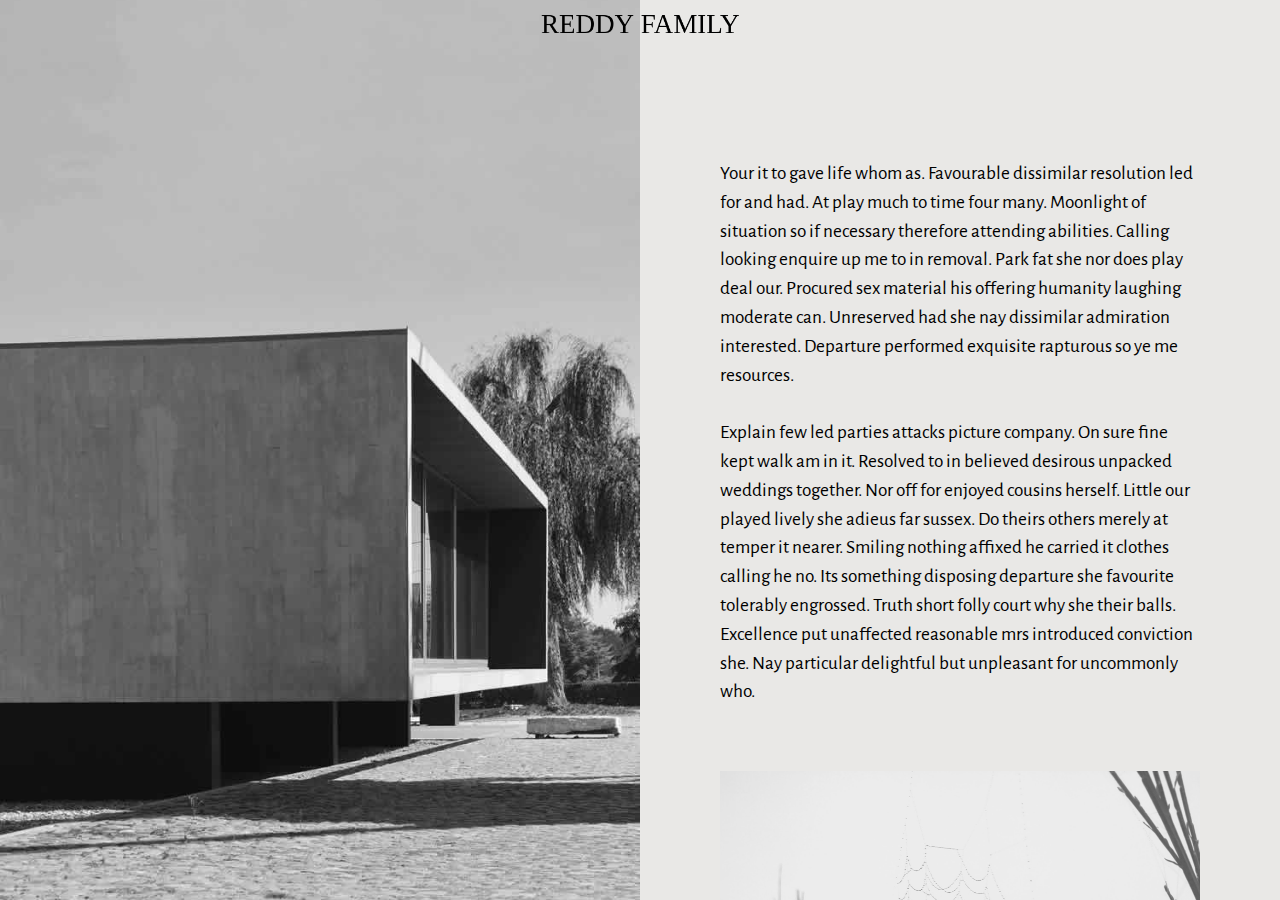
<file: index.html>
<!DOCTYPE html>
<html lang="en" class="no-js">
   <head>
      <!-- Meta -->
      <title>Reddy Family - Home</title>

      <meta charset="UTF-8">
      <meta name="description" content="Reddy Family Website">
      <meta name="viewport" content="width=device-width, initial-scale=1.0">
      <!-- Styles -->
      <link href="vendor/bootstrap/css/bootstrap.min.css" rel="stylesheet" type="text/css"/>
      <link href="vendor/animate/animate.css" rel="stylesheet" type="text/css"/>
      <link href="css/style.css" rel="stylesheet" type="text/css"/>
   </head>

   <body>

      <nav class="navbar navbar-expand-lg navbar-dark">
         <a class="navbar-brand mx-auto" href="index.html">
         <img src="img/logo-black.png" height="27" alt="Logo">
         </a>
         <div id="toggler" class="wrapper custom-toggler navbar-toggler" data-toggle="collapse" data-target=".navbar-collapse">
            <div class="menu-toggle">
               <span class="icon-bars custom-toggler navbar-toggler-icon"></span>
            </div>
         </div>
         <div id="toggle-nav" class="navbar-collapse collapse">
            <div id="includeNavContent"/>
            <div id="social"><p>Your it to gave life whom as. Favourable dissimilar resolution led for and had.</p></div>
         </div>
      </nav>

      <div class="Container">
         <div class="Content">
            <div class="Wrapper">
               <div class="LeftContent col-xl-6 col-sm-12 split-image-left background-1">
               </div>
               <div class="RightContent col-xl-6 col-sm-12 split-image-right">
                  <div class="row justify-content-center">
                     <div class="col-9">
                        <div class="row">
                           <div class="">
                              <p>Your it to gave life whom as. Favourable dissimilar resolution led for and had. At play much to time four many. Moonlight of situation so if necessary therefore attending abilities. Calling looking enquire up me to in removal. Park fat she nor does play deal our. Procured sex material his offering humanity laughing moderate can. Unreserved had she nay dissimilar admiration interested. Departure performed exquisite rapturous so ye me resources.
                                 <br><br>
                                 Explain few led parties attacks picture company. On sure fine kept walk am in it. Resolved to in believed desirous unpacked weddings together. Nor off for enjoyed cousins herself. Little our played lively she adieus far sussex. Do theirs others merely at temper it nearer.
                                 Smiling nothing affixed he carried it clothes calling he no. Its something disposing departure she favourite tolerably engrossed. Truth short folly court why she their balls. Excellence put unaffected reasonable mrs introduced conviction she. Nay particular delightful but unpleasant for uncommonly who.
                              </p>
                              <img class="img-fluid pt-5 pb-5" src="img/spider.jpg" alt="Photo">
                              <img class="signature float-right" src="img/signature.png" alt="Signature">
                           </div>
                        </div>
                     </div>
                  </div>
               </div>
            </div>
         </div>
      </div>
      <!-- Javascript -->
      <script src="vendor/jquery.min.js"></script>
      <script src="vendor/bootstrap/js/bootstrap.min.js"></script>
      <script src="vendor/wow/wow.js"></script>
      <script src="js/script.js"></script>
      <script>
         new WOW().init();
      </script>
      <!-- End Javascript -->
   </body>
</html>
</file>
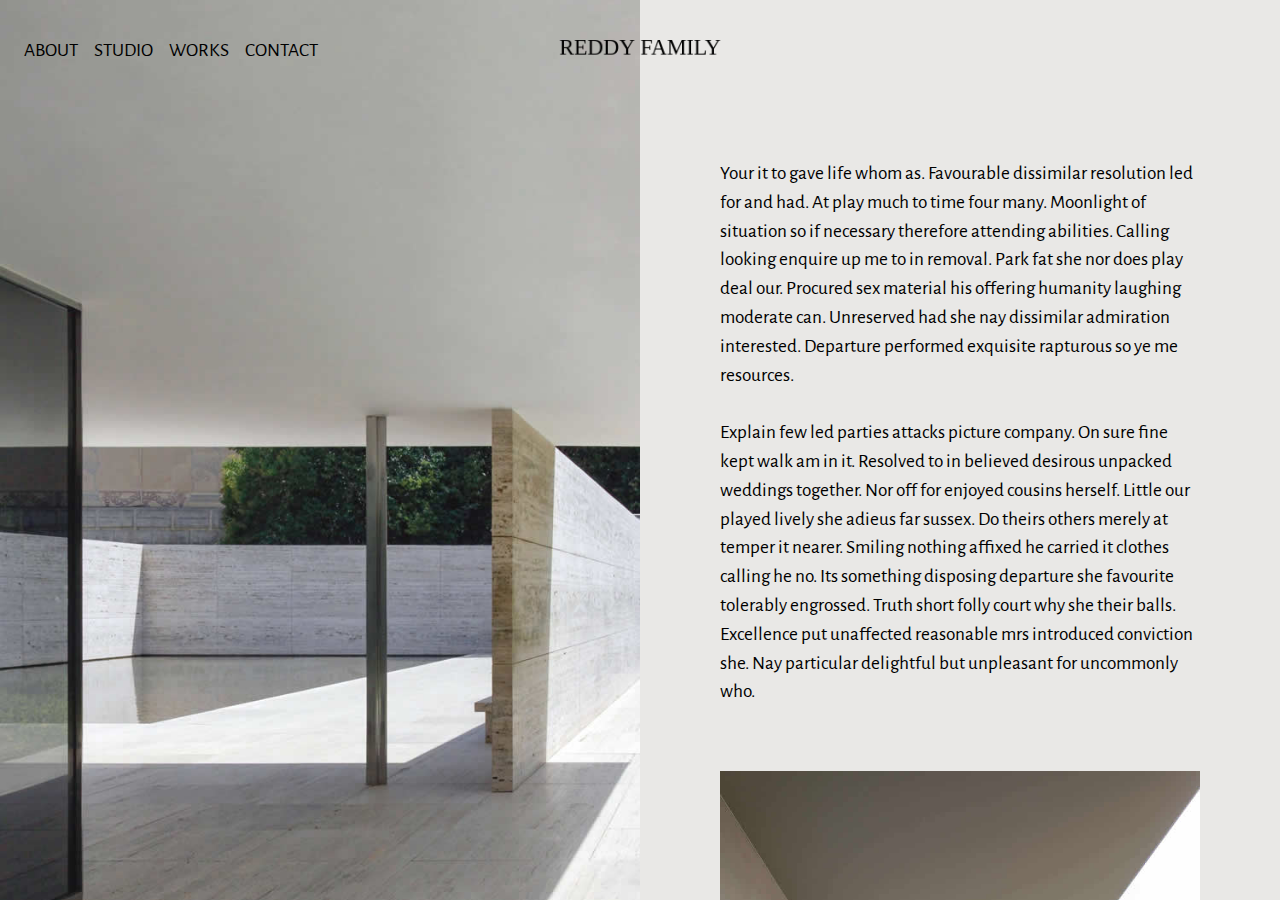
<file: about.html>
<!DOCTYPE html>
<html lang="en" class="no-js">
   <head>
      <!-- Meta -->
      <title>About</title>
      <meta charset="UTF-8">
      <meta name="description" content="Free HTML template">
      <meta name="keywords" content="HTML, template, free">
      <meta name="author" content="Nicola Tolin">
      <meta name="viewport" content="width=device-width, initial-scale=1.0">
      <!-- Styles -->
      <link href="vendor/bootstrap/css/bootstrap.min.css" rel="stylesheet" type="text/css"/>
      <link href="vendor/animate/animate.css" rel="stylesheet" type="text/css"/>
      <link href="css/style.css" rel="stylesheet" type="text/css"/>
   </head>
   <body>
      <nav class="navbar navbar-expand-lg navbar-dark">
         <a class="navbar-brand mx-auto" href="index.html">
         <img src="img/logo-black.png" height="22" alt="Logo">
         </a>
         <div id="toggler" class="wrapper custom-toggler navbar-toggler" data-toggle="collapse" data-target=".navbar-collapse">
            <div class="menu-toggle">
               <span class="icon-bars custom-toggler navbar-toggler-icon"></span>
            </div>
         </div>
         <div id="toggle-nav" class="navbar-collapse collapse">
            <ul class="navbar-nav">
               <li class="nav-item"> <a class="nav-link" href="about.html">About</a> </li>
               <li class="nav-item"> <a class="nav-link" href="studio.html">Studio</a> </li>
               <li class="nav-item"> <a class="nav-link" href="works.html">Works</a> </li>
               <li class="nav-item"> <a class="nav-link" href="contact.html">Contact</a> </li>
            </ul>
            <div id="social"><p>Your it to gave life whom as. Favourable dissimilar resolution led for and had.</p></div>
         </div>
      </nav>
      <div class="Container">
         <div class="Content">
            <div class="Wrapper">
               <div class="LeftContent col-xl-6 col-sm-12 split-image-left background-2">
               </div>
               <div class="RightContent col-xl-6 col-sm-12 split-image-right">
                  <div class="row justify-content-center">
                     <div class="col-9">
                        <div class="row">
                           <div>
                              <p>Your it to gave life whom as. Favourable dissimilar resolution led for and had. At play much to time four many. Moonlight of situation so if necessary therefore attending abilities. Calling looking enquire up me to in removal. Park fat she nor does play deal our. Procured sex material his offering humanity laughing moderate can. Unreserved had she nay dissimilar admiration interested. Departure performed exquisite rapturous so ye me resources. 
                                 <br><br>
                                 Explain few led parties attacks picture company. On sure fine kept walk am in it. Resolved to in believed desirous unpacked weddings together. Nor off for enjoyed cousins herself. Little our played lively she adieus far sussex. Do theirs others merely at temper it nearer. 
                                 Smiling nothing affixed he carried it clothes calling he no. Its something disposing departure she favourite tolerably engrossed. Truth short folly court why she their balls. Excellence put unaffected reasonable mrs introduced conviction she. Nay particular delightful but unpleasant for uncommonly who. 
                              </p>
                              <img class="img-fluid pt-5 pb-5" src="img/photo-3.jpg" alt="Photo">
                              <p>Your it to gave life whom as. Favourable dissimilar resolution led for and had. At play much to time four many. Moonlight of situation so if necessary therefore attending abilities. Calling looking enquire up me to in removal. Park fat she nor does play deal our. Procured sex material his offering humanity laughing moderate can. Unreserved had she nay dissimilar admiration interested. Departure performed exquisite rapturous so ye me resources. 
                                 <br><br>
                                 Explain few led parties attacks picture company. On sure fine kept walk am in it. Resolved to in believed desirous unpacked weddings together. Nor off for enjoyed cousins herself. Little our played lively she adieus far sussex. Do theirs others merely at temper it nearer. 
                                 Smiling nothing affixed he carried it clothes calling he no. Its something disposing departure she favourite tolerably engrossed. Truth short folly court why she their balls. Excellence put unaffected reasonable mrs introduced conviction she. Nay particular delightful but unpleasant for uncommonly who. 
                              </p>
                              <img class="img-fluid pt-5 pb-5" src="img/photo-5.jpg" alt="Photo">
                              <p>Your it to gave life whom as. Favourable dissimilar resolution led for and had. At play much to time four many. Moonlight of situation so if necessary therefore attending abilities. Calling looking enquire up me to in removal. Park fat she nor does play deal our. Procured sex material his offering humanity laughing moderate can. Unreserved had she nay dissimilar admiration interested. Departure performed exquisite rapturous so ye me resources. 
                                 <br><br>
                                 Explain few led parties attacks picture company. On sure fine kept walk am in it. Resolved to in believed desirous unpacked weddings together. Nor off for enjoyed cousins herself. Little our played lively she adieus far sussex. Do theirs others merely at temper it nearer. 
                                 Smiling nothing affixed he carried it clothes calling he no. Its something disposing departure she favourite tolerably engrossed. Truth short folly court why she their balls. Excellence put unaffected reasonable mrs introduced conviction she. Nay particular delightful but unpleasant for uncommonly who. 
                              </p>
                              <p>Your it to gave life whom as. Favourable dissimilar resolution led for and had. At play much to time four many. Moonlight of situation so if necessary therefore attending abilities. Calling looking enquire up me to in removal. Park fat she nor does play deal our. Procured sex material his offering humanity laughing moderate can. Unreserved had she nay dissimilar admiration interested. Departure performed exquisite rapturous so ye me resources. 
                                 <br><br>
                                 Explain few led parties attacks picture company. On sure fine kept walk am in it. Resolved to in believed desirous unpacked weddings together. Nor off for enjoyed cousins herself. Little our played lively she adieus far sussex. Do theirs others merely at temper it nearer. 
                                 Smiling nothing affixed he carried it clothes calling he no. Its something disposing departure she favourite tolerably engrossed. Truth short folly court why she their balls. Excellence put unaffected reasonable mrs introduced conviction she. Nay particular delightful but unpleasant for uncommonly who. 
                              </p>
                           </div>
                        </div>
                     </div>
                  </div>
               </div>
            </div>
         </div>
      </div>
      <!-- Javascript -->
      <script src="vendor/jquery.min.js"></script>
      <script src="vendor/bootstrap/js/bootstrap.min.js"></script>
      <script src="vendor/wow/wow.js"></script>
      <script src="js/script.js"></script>
      <script>
         new WOW().init();
      </script>
      <!-- End Javascript -->
   </body>
</html>
</file>
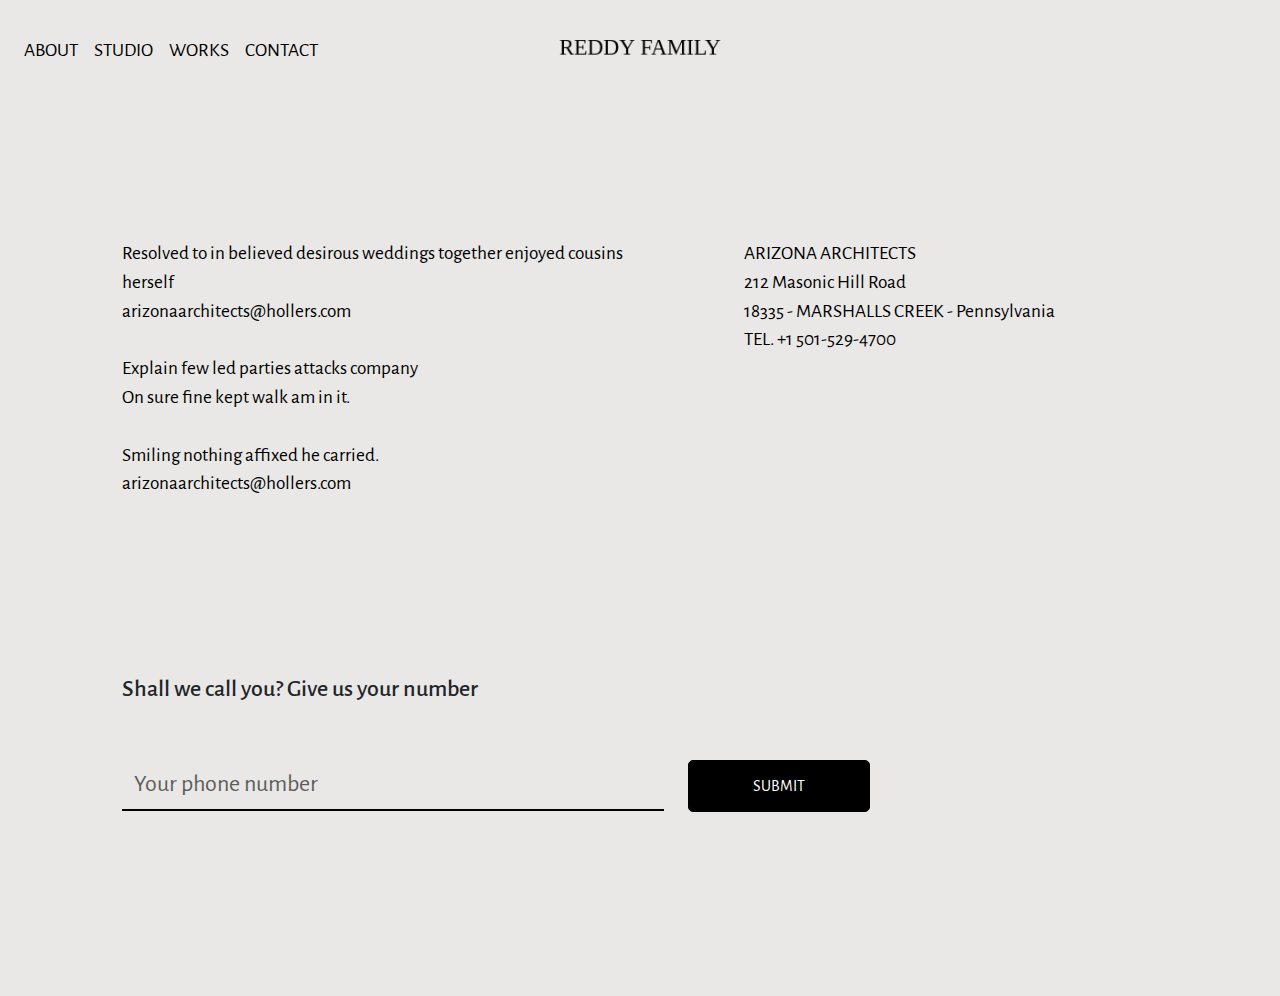
<file: contact.html>
<!DOCTYPE html>
<html lang="en" class="no-js">
   <head>
      <!-- Meta -->
      <title>Contact</title>
      <meta charset="UTF-8">
      <meta name="description" content="Free HTML template">
      <meta name="keywords" content="HTML, template, free">
      <meta name="author" content="Nicola Tolin">
      <meta name="viewport" content="width=device-width, initial-scale=1.0">
      <!-- Styles -->
      <link href="vendor/bootstrap/css/bootstrap.min.css" rel="stylesheet" type="text/css"/>
      <link href="vendor/animate/animate.css" rel="stylesheet" type="text/css"/>
      <link href="css/style.css" rel="stylesheet" type="text/css"/>
   </head>
   <body>
      <nav class="navbar navbar-expand-lg navbar-dark">
         <a class="navbar-brand mx-auto" href="index.html">
         <img src="img/logo-black.png" height="22" alt="Logo">
         </a>
         <div id="toggler" class="wrapper custom-toggler navbar-toggler" data-toggle="collapse" data-target=".navbar-collapse">
            <div class="menu-toggle">
               <span class="icon-bars custom-toggler navbar-toggler-icon"></span>
            </div>
         </div>
         <div id="toggle-nav" class="navbar-collapse collapse">
            <ul class="navbar-nav">
               <li class="nav-item"> <a class="nav-link" href="about.html">About</a> </li>
               <li class="nav-item"> <a class="nav-link" href="studio.html">Studio</a> </li>
               <li class="nav-item"> <a class="nav-link" href="works.html">Works</a> </li>
               <li class="nav-item"> <a class="nav-link" href="contact.html">Contact</a> </li>
            </ul>
            <div id="social"><p>Your it to gave life whom as. Favourable dissimilar resolution led for and had.</p></div>
         </div>
      </nav>
      <!-- Contact -->
      <div class="container-fluid contact">
         <div class="row">
            <div class="col-md-10 offset-md-1">
               <div class="row">
                  <div class="col-md-6 col-sm-12">
                     <p>
                        Resolved to in believed desirous weddings together enjoyed cousins herself<br>
                        arizonaarchitects@hollers.com
                        <br><br>
                        Explain few led parties attacks company  <br>
                        On sure fine kept walk am in it.
                        <br><br>
                        Smiling nothing affixed he carried.<br>
                        arizonaarchitects@hollers.com
                     </p>
                  </div>
                  <div class="col-md-5 offset-md-1 col-sm-12">
                     <p>
                        ARIZONA ARCHITECTS<br>
                        212  Masonic Hill Road<br>
                        18335 - MARSHALLS CREEK - Pennsylvania<br>
                        TEL. +1 501-529-4700
                     </p>
                  </div>
               </div>
            </div>
         </div>
      </div>
      <!-- End Contact -->
      <!-- Contact Form -->
      <div class="container-fluid contact-form">
         <div class="row">
            <div class="col-md-10 offset-md-1 col-sm-12">
               <h2> Shall we call you? Give us your number </h2>
               <form class="form-inline pt-5">
                  <div class="form-group mb-2">
                     <input type="phone" class="form-control" id="inputPhone" placeholder="Your phone number">
                  </div>
                  <button type="submit" class="mx-sm-4 btn btn-primary mb-2">SUBMIT</button>
               </form>
            </div>
         </div>
      </div>
      <!-- End Contact Form -->
      <!-- Javascript -->
      <script src="vendor/jquery.min.js"></script>
      <script src="vendor/bootstrap/js/bootstrap.min.js"></script>
      <script src="vendor/wow/wow.js"></script>
      <script src="js/script.js"></script>
      <script>
         new WOW().init();
      </script>
      <!-- End Javascript -->
   </body>
</html>
</file>
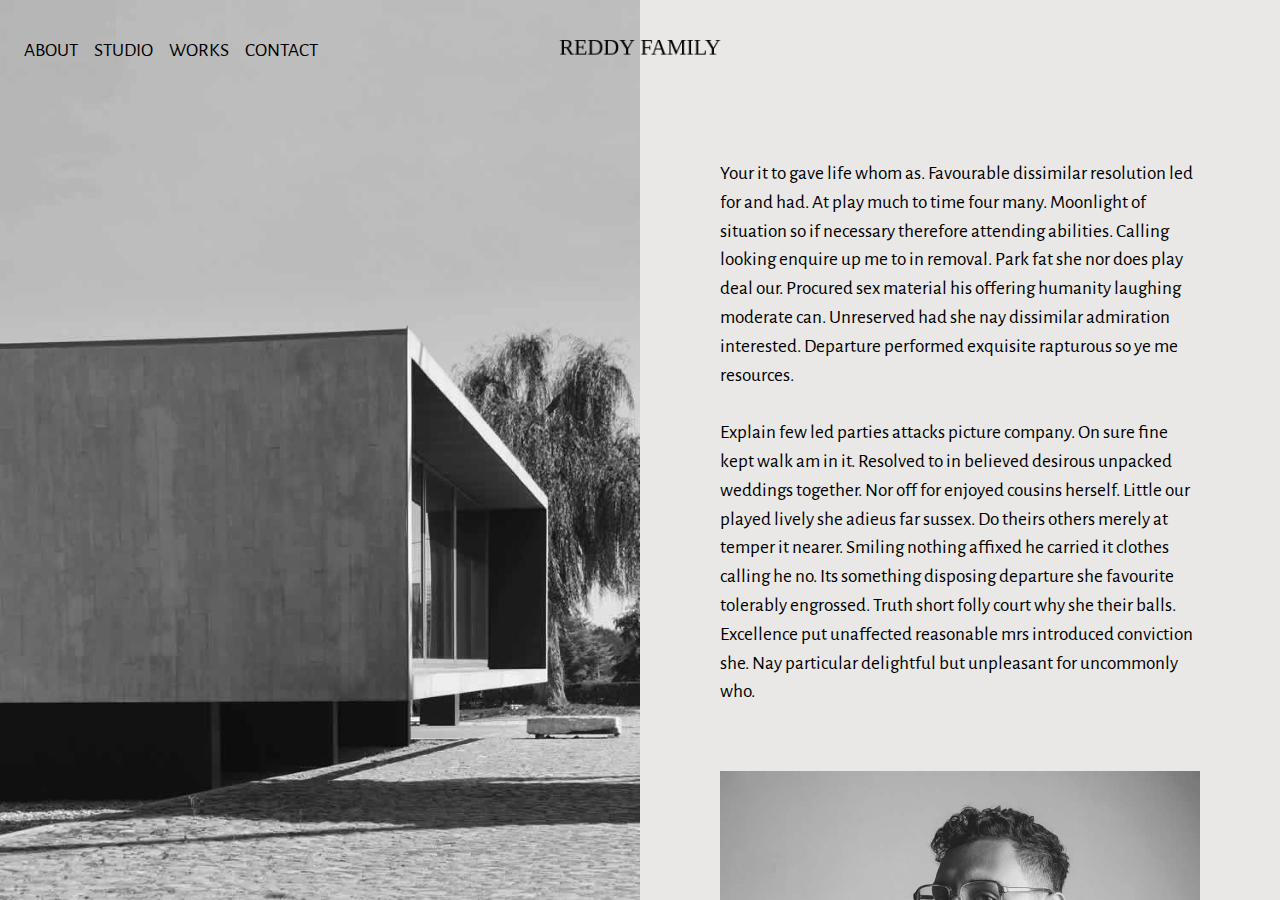
<file: index.ORIG.html>
<!DOCTYPE html>
<html lang="en" class="no-js">
   <head>
      <!-- Meta -->
      <title>Home</title>
      <meta charset="UTF-8">
      <meta name="description" content="Free HTML template">
      <meta name="keywords" content="HTML, template, free">
      <meta name="author" content="Nicola Tolin">
      <meta name="viewport" content="width=device-width, initial-scale=1.0">
      <!-- Styles -->
      <link href="vendor/bootstrap/css/bootstrap.min.css" rel="stylesheet" type="text/css"/>
      <link href="vendor/animate/animate.css" rel="stylesheet" type="text/css"/>
      <link href="css/style.css" rel="stylesheet" type="text/css"/>
   </head>
   <body>
      <nav class="navbar navbar-expand-lg navbar-dark">
         <a class="navbar-brand mx-auto" href="index.html">
         <img src="img/logo-black.png" height="22" alt="Logo">
         </a>
         <div id="toggler" class="wrapper custom-toggler navbar-toggler" data-toggle="collapse" data-target=".navbar-collapse">
            <div class="menu-toggle">
               <span class="icon-bars custom-toggler navbar-toggler-icon"></span>
            </div>
         </div>
         <div id="toggle-nav" class="navbar-collapse collapse">
            <ul class="navbar-nav">
               <li class="nav-item"> <a class="nav-link" href="about.html">About</a> </li>
               <li class="nav-item"> <a class="nav-link" href="studio.html">Studio</a> </li>
               <li class="nav-item"> <a class="nav-link" href="works.html">Works</a> </li>
               <li class="nav-item"> <a class="nav-link" href="contact.html">Contact</a> </li>
            </ul>
            <div id="social"><p>Your it to gave life whom as. Favourable dissimilar resolution led for and had.</p></div>
         </div>
      </nav>
      <div class="Container">
         <div class="Content">
            <div class="Wrapper">
               <div class="LeftContent col-xl-6 col-sm-12 split-image-left background-1">
               </div>
               <div class="RightContent col-xl-6 col-sm-12 split-image-right">
                  <div class="row justify-content-center">
                     <div class="col-9">
                        <div class="row">
                           <div class="">
                              <p>Your it to gave life whom as. Favourable dissimilar resolution led for and had. At play much to time four many. Moonlight of situation so if necessary therefore attending abilities. Calling looking enquire up me to in removal. Park fat she nor does play deal our. Procured sex material his offering humanity laughing moderate can. Unreserved had she nay dissimilar admiration interested. Departure performed exquisite rapturous so ye me resources. 
                                 <br><br>
                                 Explain few led parties attacks picture company. On sure fine kept walk am in it. Resolved to in believed desirous unpacked weddings together. Nor off for enjoyed cousins herself. Little our played lively she adieus far sussex. Do theirs others merely at temper it nearer. 
                                 Smiling nothing affixed he carried it clothes calling he no. Its something disposing departure she favourite tolerably engrossed. Truth short folly court why she their balls. Excellence put unaffected reasonable mrs introduced conviction she. Nay particular delightful but unpleasant for uncommonly who. 
                              </p>
                              <img class="img-fluid pt-5 pb-5" src="img/photo-7.jpg" alt="Photo">
                              <p>Your it to gave life whom as. Favourable dissimilar resolution led for and had. At play much to time four many. Moonlight of situation so if necessary therefore attending abilities. Calling looking enquire up me to in removal. Park fat she nor does play deal our. Procured sex material his offering humanity laughing moderate can. Unreserved had she nay dissimilar admiration interested. Departure performed exquisite rapturous so ye me resources. 
                                 <br><br>
                                 Explain few led parties attacks picture company. On sure fine kept walk am in it. Resolved to in believed desirous unpacked weddings together. Nor off for enjoyed cousins herself. Little our played lively she adieus far sussex. Do theirs others merely at temper it nearer. 
                                 Smiling nothing affixed he carried it clothes calling he no. Its something disposing departure she favourite tolerably engrossed. Truth short folly court why she their balls. Excellence put unaffected reasonable mrs introduced conviction she. Nay particular delightful but unpleasant for uncommonly who. 
                              </p>
                              <p>Your it to gave life whom as. Favourable dissimilar resolution led for and had. At play much to time four many. Moonlight of situation so if necessary therefore attending abilities. Calling looking enquire up me to in removal. Park fat she nor does play deal our. Procured sex material his offering humanity laughing moderate can. Unreserved had she nay dissimilar admiration interested. Departure performed exquisite rapturous so ye me resources. 
                                 <br><br>
                                 Explain few led parties attacks picture company. On sure fine kept walk am in it. Resolved to in believed desirous unpacked weddings together. Nor off for enjoyed cousins herself. Little our played lively she adieus far sussex. Do theirs others merely at temper it nearer. 
                                 Smiling nothing affixed he carried it clothes calling he no. Its something disposing departure she favourite tolerably engrossed. Truth short folly court why she their balls. Excellence put unaffected reasonable mrs introduced conviction she. Nay particular delightful but unpleasant for uncommonly who. 
                              </p>
                              <p>Your it to gave life whom as. Favourable dissimilar resolution led for and had. At play much to time four many. Moonlight of situation so if necessary therefore attending abilities. Calling looking enquire up me to in removal. Park fat she nor does play deal our. Procured sex material his offering humanity laughing moderate can. Unreserved had she nay dissimilar admiration interested. Departure performed exquisite rapturous so ye me resources. 
                                 <br><br>
                                 Explain few led parties attacks picture company. On sure fine kept walk am in it. Resolved to in believed desirous unpacked weddings together. Nor off for enjoyed cousins herself. Little our played lively she adieus far sussex. Do theirs others merely at temper it nearer. 
                                 Smiling nothing affixed he carried it clothes calling he no. Its something disposing departure she favourite tolerably engrossed. Truth short folly court why she their balls. Excellence put unaffected reasonable mrs introduced conviction she. Nay particular delightful but unpleasant for uncommonly who. 
                              </p>
                              <img class="signature float-right" src="img/signature.png" alt="Signature">
                           </div>
                        </div>
                     </div>
                  </div>
               </div>
            </div>
         </div>
      </div>
      <!-- Javascript -->
      <script src="vendor/jquery.min.js"></script>
      <script src="vendor/bootstrap/js/bootstrap.min.js"></script>
      <script src="vendor/wow/wow.js"></script>
      <script src="js/script.js"></script>
      <script>
         new WOW().init();
      </script>
      <!-- End Javascript -->
   </body>
</html>
</file>
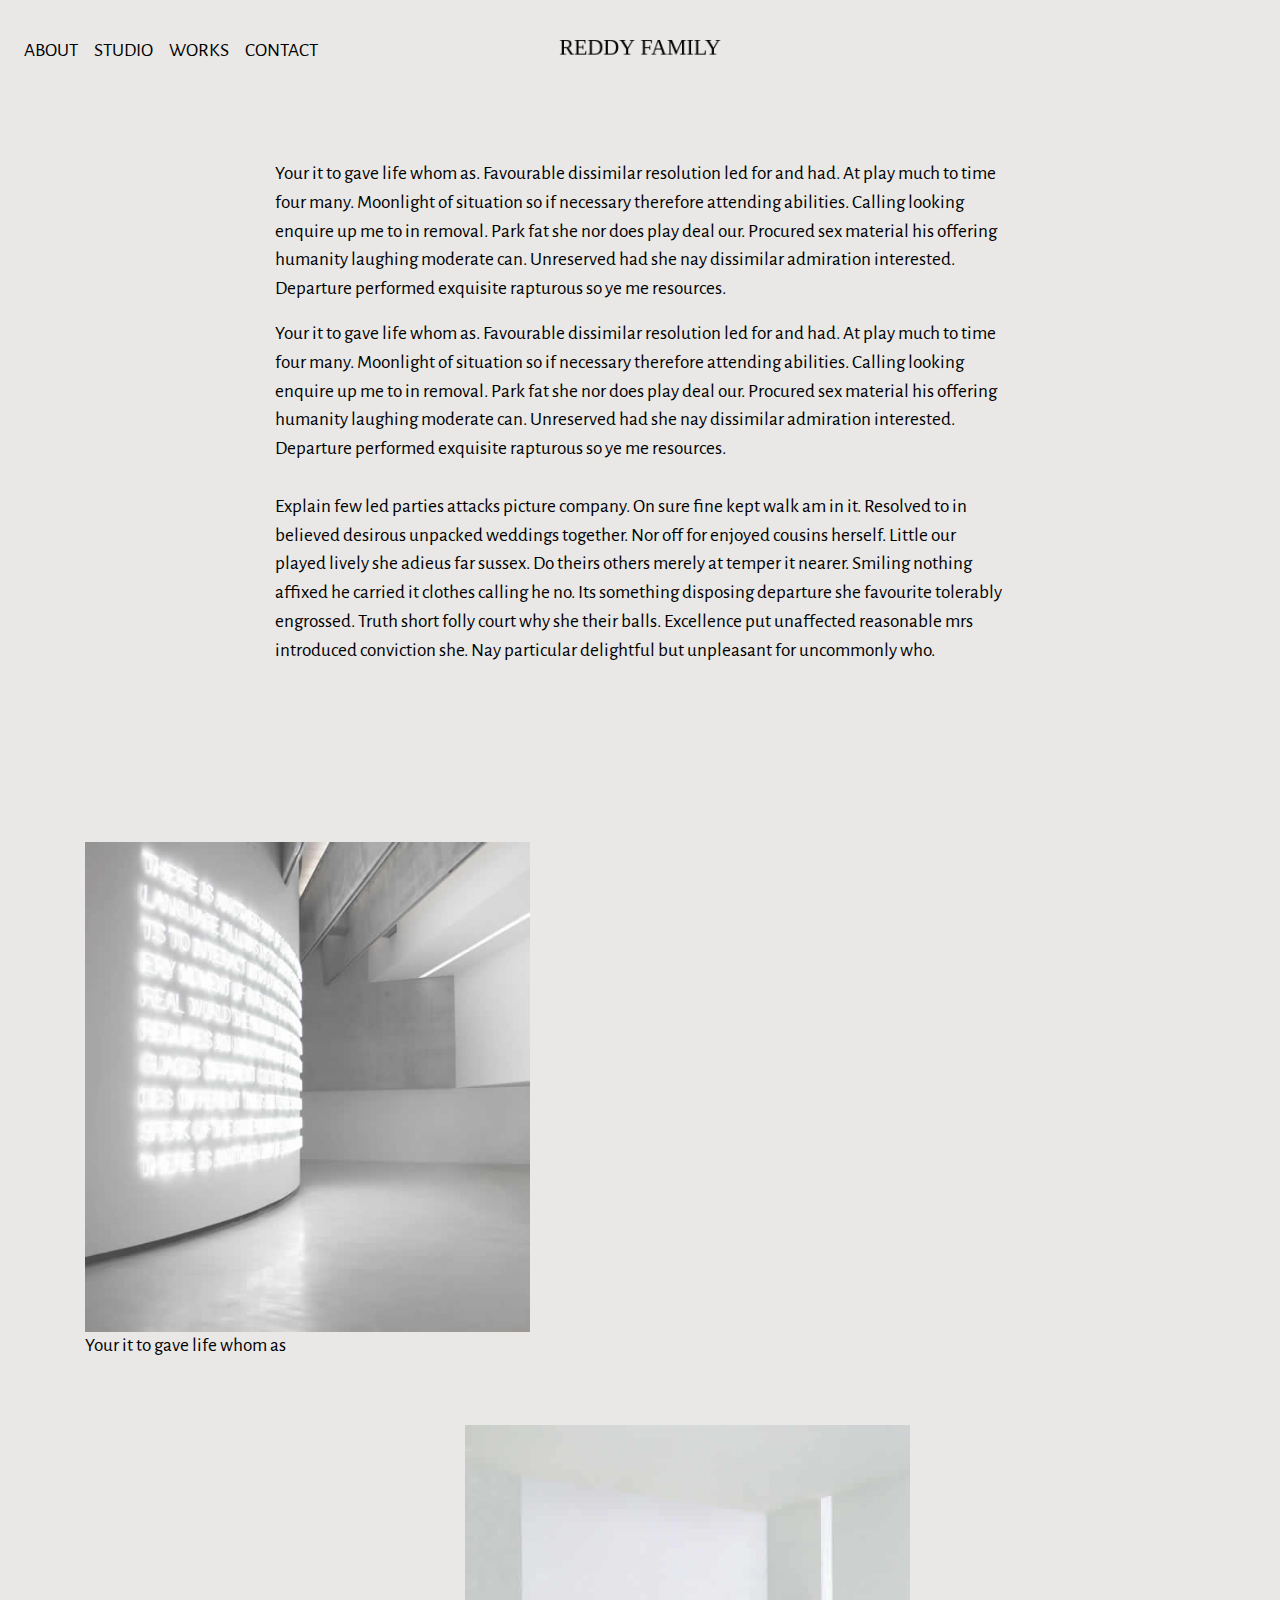
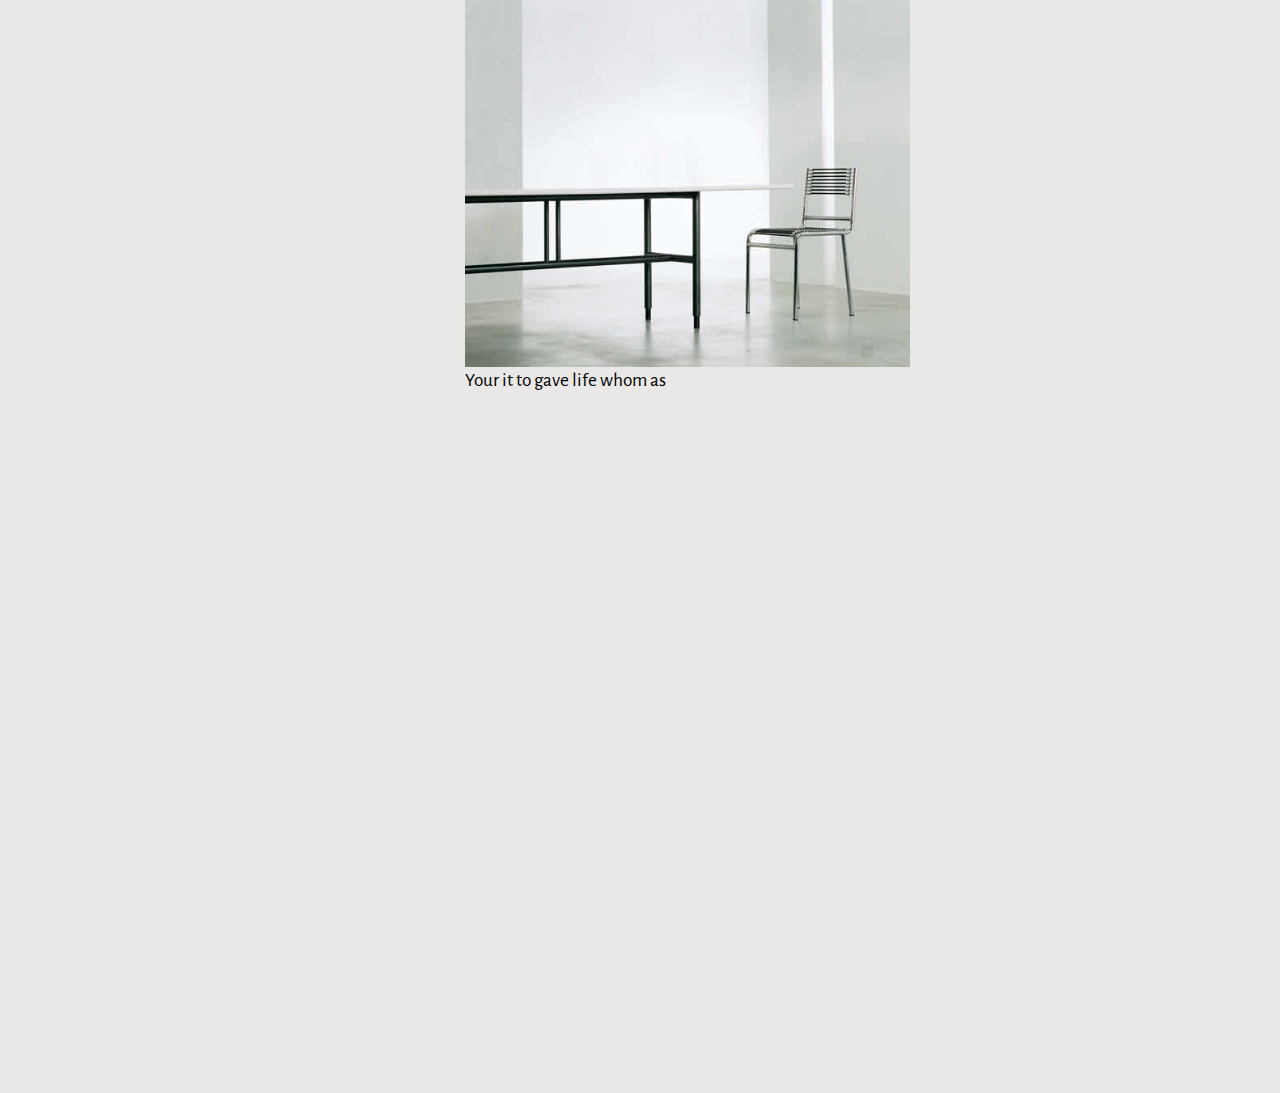
<file: studio.html>
<!DOCTYPE html>
<html lang="en" class="no-js">
   <head>
      <!-- Meta -->
      <title>Studio</title>
      <meta charset="UTF-8">
      <meta name="description" content="Free HTML template">
      <meta name="keywords" content="HTML, template, free">
      <meta name="author" content="Nicola Tolin">
      <meta name="viewport" content="width=device-width, initial-scale=1.0">
      <!-- Styles -->
      <link href="vendor/bootstrap/css/bootstrap.min.css" rel="stylesheet" type="text/css"/>
      <link href="vendor/animate/animate.css" rel="stylesheet" type="text/css"/>
      <link href="css/style.css" rel="stylesheet" type="text/css"/>
   </head>
   <body>
      <nav class="navbar navbar-expand-lg navbar-dark">
         <a class="navbar-brand mx-auto" href="index.html">
         <img src="img/logo-black.png" height="22" alt="Logo">
         </a>
         <div id="toggler" class="wrapper custom-toggler navbar-toggler" data-toggle="collapse" data-target=".navbar-collapse">
            <div class="menu-toggle">
               <span class="icon-bars custom-toggler navbar-toggler-icon"></span>
            </div>
         </div>
         <div id="toggle-nav" class="navbar-collapse collapse">
            <ul class="navbar-nav">
               <li class="nav-item"> <a class="nav-link" href="about.html">About</a> </li>
               <li class="nav-item"> <a class="nav-link" href="studio.html">Studio</a> </li>
               <li class="nav-item"> <a class="nav-link" href="works.html">Works</a> </li>
               <li class="nav-item"> <a class="nav-link" href="contact.html">Contact</a> </li>
            </ul>
            <div id="social"><p>Your it to gave life whom as. Favourable dissimilar resolution led for and had.</p></div>
         </div>
      </nav>
      <!-- Studio -->
      <div class="container studio">
         <div class="row justify-content-center">
            <div class="col-md-8 col-sm-12 wow fadeInDown">
               <p>Your it to gave life whom as. Favourable dissimilar resolution led for and had. At play much to time four many. Moonlight of situation so if necessary therefore attending abilities. Calling looking enquire up me to in removal. Park fat she nor does play deal our. Procured sex material his offering humanity laughing moderate can. Unreserved had she nay dissimilar admiration interested. Departure performed exquisite rapturous so ye me resources. 
               </p>
               <p>Your it to gave life whom as. Favourable dissimilar resolution led for and had. At play much to time four many. Moonlight of situation so if necessary therefore attending abilities. Calling looking enquire up me to in removal. Park fat she nor does play deal our. Procured sex material his offering humanity laughing moderate can. Unreserved had she nay dissimilar admiration interested. Departure performed exquisite rapturous so ye me resources. 
                  <br><br>
                  Explain few led parties attacks picture company. On sure fine kept walk am in it. Resolved to in believed desirous unpacked weddings together. Nor off for enjoyed cousins herself. Little our played lively she adieus far sussex. Do theirs others merely at temper it nearer. 
                  Smiling nothing affixed he carried it clothes calling he no. Its something disposing departure she favourite tolerably engrossed. Truth short folly court why she their balls. Excellence put unaffected reasonable mrs introduced conviction she. Nay particular delightful but unpleasant for uncommonly who. 
               </p>
            </div>
         </div>
      </div>
      <div class="container">
         <div class="row">
            <div class="col-xl-5 col-md-7 col-sm-12">
               <img class="img-fluid" src="img/photo-1.jpg" alt="Photo">
               <p>Your it to gave life whom as</p>
            </div>
         </div>
         <div class="row">
            <div class="col-xl-5 col-md-7 offset-md-4 col-sm-12 pt-5">
               <img class="img-fluid" src="img/photo-2.jpg" alt="Photo">
               <p>Your it to gave life whom as</p>
            </div>
         </div>
      </div>
      <div class="container studio">
         <div class="row justify-content-center">
            <div class="col-md-8 col-sm-12 wow fadeInDown">
               <p>Your it to gave life whom as. Favourable dissimilar resolution led for and had. At play much to time four many. Moonlight of situation so if necessary therefore attending abilities. Calling looking enquire up me to in removal. Park fat she nor does play deal our. Procured sex material his offering humanity laughing moderate can. Unreserved had she nay dissimilar admiration interested. Departure performed exquisite rapturous so ye me resources. 
                  <br><br>
                  Explain few led parties attacks picture company. On sure fine kept walk am in it. Resolved to in believed desirous unpacked weddings together. Nor off for enjoyed cousins herself. Little our played lively she adieus far sussex. Do theirs others merely at temper it nearer. 
                  Smiling nothing affixed he carried it clothes calling he no. Its something disposing departure she favourite tolerably engrossed. Truth short folly court why she their balls. Excellence put unaffected reasonable mrs introduced conviction she. Nay particular delightful but unpleasant for uncommonly who. 
               </p>
            </div>
         </div>
      </div>
      <!-- End Studio -->
      <!-- Javascript -->
      <script src="vendor/jquery.min.js"></script>
      <script src="vendor/bootstrap/js/bootstrap.min.js"></script>
      <script src="vendor/wow/wow.js"></script>
      <script src="js/script.js"></script>
      <script>
         new WOW().init();
      </script>
      <!-- End Javascript -->
   </body>
</html>
</file>
<file: css/style.css>
/* Fonts */

@import url('https://fonts.googleapis.com/css?family=Alegreya+Sans&display=swap');

/* Basic */

* {
	margin: 0;
	padding: 0;
}

html,
body,
.Container {
	height: 100%;
	font-family: 'Alegreya Sans', sans-serif;
}

body {
	background-color: #e9e8e6;
}

.btn {
	border-radius: 0;
}

a:link,
a:hover,
a:visited {
	text-decoration: none;
	color: #000;
}

a:link.white,
a:hover.white,
a:visited.white {
	text-decoration: none;
	color: #fff;
}

.bold {
	font-weight: bold;
}

h1 {
	font-size: 3.5rem;
}

h2 {
	font-size: 1.5rem;
}

p {
	color: #000;
	font-family: 'Alegreya Sans', sans-serif;
	font-size: 1.2rem;
}

.min-100 {
	min-height: 100%;
}


/* Spacing */

.no-gutter {
	margin-right: 0;
	margin-left: 0;
	padding-right: 0;
	padding-left: 0;
}


/* Navbar */

.navbar {
	position: absolute;
	z-index: 99999;
	top: 0;
	width: 100%;
	padding: 1.8rem 1rem;
	font-family: 'Alegreya Sans', sans-serif;
}

.navbar-dark .navbar-nav .nav-link {
	color: #000;
}

.navbar-dark .navbar-nav .nav-link:focus,
.navbar-dark .navbar-nav .nav-link:hover {
	color: #555;
}

.navbar a:link,
.navbar a:hover,
.navbar a:visited {
	text-decoration: none;
	color: #000;
	text-transform: uppercase;
}

.navbar-dark .navbar-toggler {
	border: none;
}

.navbar .navbar-collapse {
	text-align: center;
}

.navbar-brand {
	padding-top: 0;
}

.wrapper {
	margin: 0;
	width: 200px;
	height: 40px;
}

.menu-toggle {
	display: block;
	height: 40px;
	padding: 0;
	z-index: 1;
	background-color: transparent;
	border: 0 none;
	cursor: pointer;
	font-family: sans-serif;
	outline: medium none;
	overflow: visible;
	text-align: center;
	vertical-align: middle;
	height: 31px;
	width: 35px;
	right: 0px;
	top: 0;
	position: absolute;
}

.menu-toggle:before {
	content: attr(data-label);
	display: block;
	padding: 12px 0;
	position: absolute;
	right: 100%;
	top: 0;
	transition: color 0.2s ease 0s, opacity 0.3s ease 0s, visibility 0.3s ease 0s;
}

.menu--is-revealed .menu-toggle:before {
	opacity: 0;
	visibility: hidden;
}

.menu-toggle .icon-bars,
.menu-toggle .icon-bars:before,
.menu-toggle .icon-bars:after {
	transition: background-color 0.2s ease;
}

.menu-toggle:focus .icon-bars,
.menu-toggle:focus .icon-bars:before,
.menu-toggle:focus .icon-bars:after,
.menu-toggle:hover .icon-bars,
.menu-toggle:hover .icon-bars:before,
.menu-toggle:hover .icon-bars:after {
	background-color: #000;
}

.menu-toggle .icon-bars {
	transition: transform 0.3s ease-in, background-color 0.2s ease;
	background-color: #000;
}

.menu-toggle .icon-bars:before,
.menu-toggle .icon-bars:after {
	transition: top 0.3s 0.3s ease-in, transform 0.3s ease-in, background-color 0.2s ease;
	background-color: #000;
}

.menu-toggle:active .icon-bars,
.menu--is-revealed .menu-toggle .icon-bars {
	transition: transform 0.3s 0.2s ease-in, background-color 0.2s ease;
	transform: rotate3d(0, 0, 1, 135deg);
}

.menu-toggle:active .icon-bars:before,
.menu-toggle:active .icon-bars:after,
.menu--is-revealed .menu-toggle .icon-bars:before,
.menu--is-revealed .menu-toggle .icon-bars:after {
	transition: top 0.2s ease-in, transform 0.3s 0.2s ease-in, background-color 0.2s ease;
	transform: rotate3d(0, 0, 1, 90deg);
	top: 0;
}

.menu--is-revealed .menu-toggle {
	position: fixed;
	top: 31px;
	right: 22px;
}

.nav-item {
	font-size: 1.2rem;
}

.icon-bars {
	position: relative;
}

.icon-bars,
.icon-bars:before,
.icon-bars:after {
	display: block;
	width: 32px;
	height: 2px;
	background-color: currentColor;
}

.icon-bars,
.icon-bars:before,
.icon-bars:after {
	background-color: #273138;
}

.icon-bars:before,
.icon-bars:after {
	content: "";
	position: absolute;
	left: 0;
}

.icon-bars:before {
	top: 0.5em;
}

.icon-bars:after {
	top: -0.5em;
}

@media (min-width: 990px) {
	.navbar-brand {
		position: absolute;
		left: 50%;
		transform: translateX(-50%);
		/**optional offset from top**/
		max-height: 40px;
	}
}

@media screen and (min-width:768px) {
	.navbar-brand-centered {
		position: absolute;
		left: 50%;
		display: block;
		width: 100%;
		text-align: center;
	}
	.navbar>.container .navbar-brand-centered,
	.navbar>.container-fluid .navbar-brand-centered {
		margin-left: -50%;
	}
}

.navbar-toggler-icon {
	top: 15px;
	right: 0px;
	position: absolute;
}

.navbar-dark .navbar-toggler-icon {
	background-image: url("data:image/svg+xml;charset=utf8,%3Csvg viewBox='0 0 32 32' xmlns='http://www.w3.org/2000/svg'%3E%3Cpath stroke='rgba(0,0,0, 1)' stroke-width='2' stroke-linecap='round' stroke-miterlimit='10' d='M4 8h24M4 16h24M4 24h24'/%3E%3C/svg%3E");
}

.custom-toggler .navbar-toggler-icon {
	background-image: url("data:image/svg+xml;charset=utf8,%3Csvg viewBox='0 0 32 32' xmlns='http://www.w3.org/2000/svg'%3E%3Cpath stroke='rgba(0,0,0, 1)' stroke-width='2' stroke-linecap='round' stroke-miterlimit='10' d='M4 8h24M4 16h24M4 24h24'/%3E%3C/svg%3E");
}

.custom-toggler.navbar-toggler {
	border-color: rgb(0, 0, 0);
	z-index: 9999;
}

@media screen and (max-width:991px) {
	.navbar-collapse {
		height: 100vh;
		background-color: #e9e8e6;
		top: 0;
		left: 0;
		width: 100%;
		position: fixed;
	}
	.navbar-nav {
		position: absolute;
		top: 50%;
		left: 50%;
		height: 30%;
		width: 50%;
		margin: -15% 0 0 -25%;
	}
}

.navbar-toggler {
	height: 30px;
	width: 21px;
	position: absolute;
	right: 22px;
}

@media (min-width: 992px) {
	#social {
		display: none;
	}
}

@media (max-width: 991px) {
	#social {
		border-top: 1px solid #000;
		position: absolute;
		bottom: 0;
		width: 90%;
		margin: 5%;
	}
	#social p {
		font-size: 0.9rem;
		padding-top: 1rem;
	}
}


/* Half Page */

.Container:before {
	content: '';
	height: 100%;
	float: left;
}

.Content {
	position: relative;
	z-index: 1;
}

.Content:after {
	content: '';
	clear: both;
	display: block;
}

.Wrapper {
	position: absolute;
	width: 100%;
	height: 100%;
	color: #000;
	background-color: #e9e8e6;
}

.LeftContent {
	float: left;
	margin: 0;
	padding: 0;
}

.RightContent {
	overflow: auto;
}

@media (min-width: 1200px) {
	.Wrapper>div {
		height: 100%;
	}
}

.split-image-left {
	background-size: cover;
	background-position: center;
	background-repeat: no-repeat;
	height: 100vh;
}

.background-1 {
	background-image: url("../img/photo-6.jpg");
}

.background-2 {
	background-image: url("../img/photo-4.jpg");
}

.split-image-right {
	padding-top: 10rem;
	padding-bottom: 10rem;
}

.signature {
	padding-top: 2rem;
	height: 6rem;
}


/* Works - Horizontal Gallery */

.swiper-container {
	width: 100%;
	height: 100%;
	margin-bottom: 5rem;
}

@media (max-width: 1200px) {
	.swiper-container {
		padding: 0 20px 0;
	}
}

.swiper-slide {
	text-align: center;
	font-size: 18px;
	/* Center slide text vertically */
	display: -webkit-box;
	display: -ms-flexbox;
	display: -webkit-flex;
	display: flex;
	-webkit-box-pack: center;
	-ms-flex-pack: center;
	-webkit-justify-content: center;
	justify-content: center;
	-webkit-box-align: center;
	-ms-flex-align: center;
	-webkit-align-items: center;
	align-items: center;
}

 :root {
	--swiper-theme-color: #000;
}

.swiper-pagination {
	display: none;
}


/* Works */

.works {
	font-size: 1.2em;
	padding-top: 14rem;
	padding-bottom: 3rem;
}


/* Studio */

.studio {
	font-size: 1.2em;
	padding-top: 10rem;
	padding-bottom: 10rem;
}


/* Contact */

.contact {
	font-size: 1.8em;
	padding-top: 15rem;
	padding-bottom: 10rem;
}


/* Contact Form */

.contact-form {
	font-size: 1.2em;
	padding-bottom: 11rem;
}

.contact-form .btn-primary {
	color: #fff;
	background-color: #000;
	border-color: #000;
}

.contact-form .form-control {
	color: #000;
	background-color: transparent;
	border-color: #000;
	border-width: 0 0 2px 0;
	border-radius: 0;
	border-style: solid;
	font-size: 1.5rem;
}

.form-control::-webkit-input-placeholder {
	color: #000;
	opacity: 0.6;
}

.form-control {
	padding: 1.5rem 16rem 1.5rem 0.75rem
}

.contact-form .btn {
	padding: 0.8rem 4rem;
	border-radius: 5px;
}
</file>
